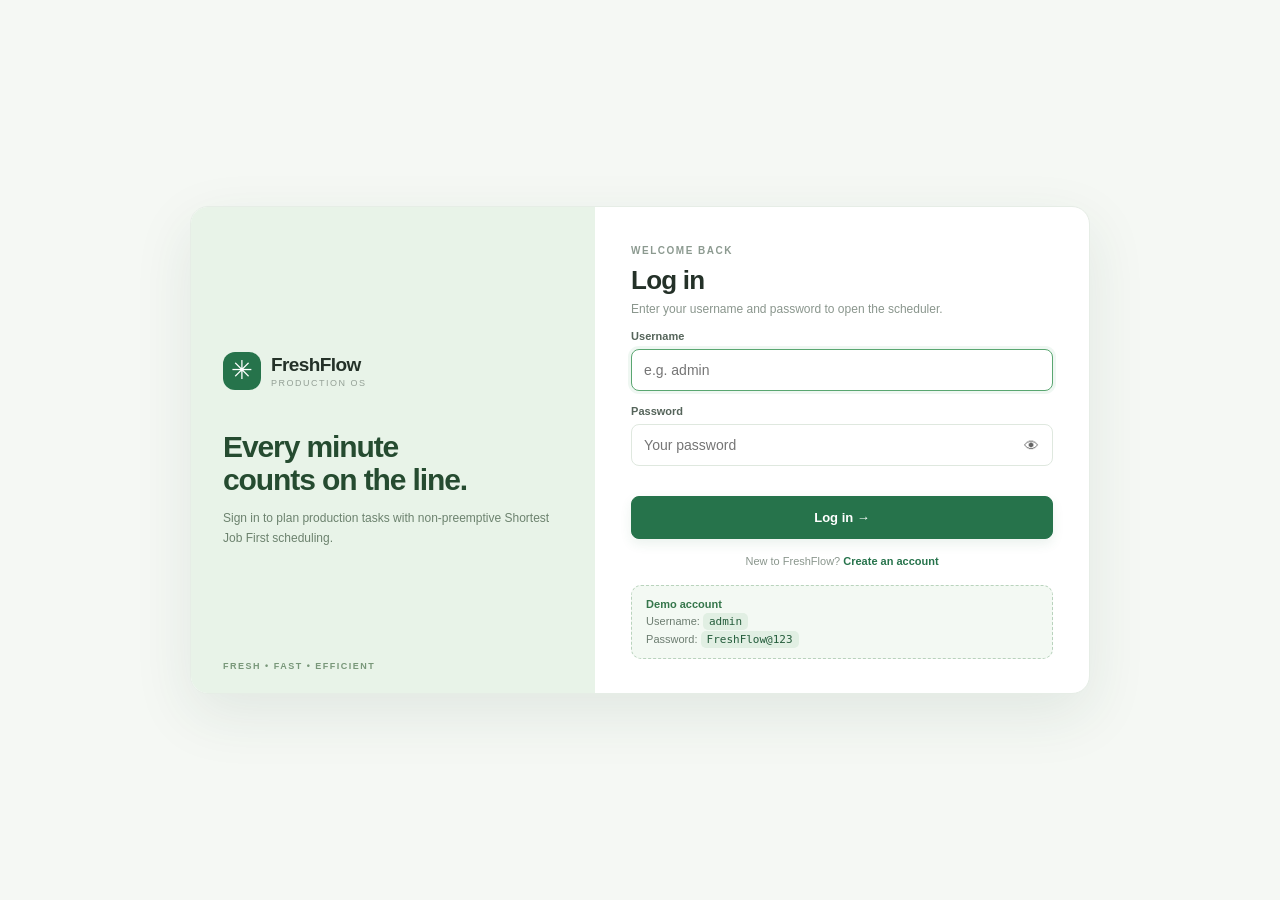
<file: index.html>
<!DOCTYPE html>
<html lang="en">
<head>
<meta charset="UTF-8"><meta name="viewport" content="width=device-width, initial-scale=1.0">
<title>FreshFlow | Food Production Scheduler</title><link rel="stylesheet" href="style.css">
<script>
/* Login guard: only logged-in users may see the dashboard */
(function(){var s=null;try{s=JSON.parse(sessionStorage.getItem('ff_session'))}catch(e){}
if(!s){try{if(window.name.indexOf('ff_session:')===0)s=JSON.parse(window.name.slice(11))}catch(e){}}
if(!s||!s.username){location.replace('login.html');return}window.ffUser=s})();
</script>
</head>
<body>
<div class="app">
<aside class="sidebar"><div class="brand"><span class="brand-icon">✳</span><div><b>FreshFlow</b><small>PRODUCTION OS</small></div></div>
<p class="side-label">WORKSPACE</p>
<button class="nav active" data-view="overview">▦ &nbsp; Overview</button><button class="nav" data-view="tasks">☷ &nbsp; Production tasks</button><button class="nav" data-view="schedule">◷ &nbsp; SJF schedule</button><button class="nav" data-view="reports">▤ &nbsp; Reports & export</button>
<div class="side-bottom"><div class="online"><i></i><div><b>Scheduler online</b><small id="modeLabel">Non-preemptive SJF</small></div></div><div class="user"><span id="userInit">FF</span><div><b id="userName">Production Manager</b><small id="userSub">Food processing unit</small></div></div><button class="logout" id="logout">⎋ &nbsp;Log out</button></div></aside>
<main class="main"><header class="topbar"><div>Workspace <span>/</span> <b id="crumb">Overview</b></div><div class="top-right"><span class="live"><i></i> Live workspace</span><button id="theme">◐</button></div></header>
<section class="heading"><div><small class="eyebrow">FOOD PROCESSING & PACKAGING</small><h1 id="title">Production overview<span>.</span></h1><p>Plan smarter, process faster, and keep every production task moving.</p></div><button class="primary" id="addTop">＋ Add production task</button></section>
<section class="view" id="overview">
<div class="hero"><div class="hero-copy"><span class="hero-tag">✦ &nbsp; SMART SCHEDULING</span><h2>Every minute<br>counts on the line.</h2><p>Use Shortest Job First to process shorter jobs first, reduce waiting time, and keep your packaging line efficient.</p><button class="hero-button" id="runHero">Run SJF scheduler &nbsp; →</button></div><div class="illustration"><div class="sun"></div><div class="fruit f1">●</div><div class="fruit f2">●</div><div class="fruit f3">●</div><div class="belt"><span>✓</span><span>FF</span></div><small>FRESH • FAST • EFFICIENT</small></div></div>
<div class="stats"><article><label>Total production tasks</label><strong id="total">6</strong><small>Jobs registered</small></article><article><label>Average waiting time</label><strong><span id="avgWait">15.5</span> <em>ms</em></strong><small>Lower is better</small></article><article><label>Average turnaround</label><strong><span id="avgTurn">24.7</span> <em>ms</em></strong><small>Waiting + processing</small></article><article><label>Total processing time</label><strong><span id="totalBurst">55</span> <em>ms</em></strong><small>Across all tasks</small></article></div>
<div class="columns"><article class="panel"><div class="panel-head"><div><h3>Optimized production queue</h3><p>Tasks in SJF execution order</p></div><button class="link" data-goto="schedule">View schedule ↗</button></div><div id="queue"></div></article><article class="panel insight"><div class="panel-head"><div><h3>Scheduler insights</h3><p>Quick operational summary</p></div><b class="spark">✦</b></div><div class="insight-box"><small id="insSmall">SJF METHOD</small><h3 id="insTitle">Shortest job first</h3><p id="insText">Whenever the line is free, the scheduler looks at the tasks that have already arrived and runs the one with the shortest burst time. A running task is never interrupted.</p></div><div class="facts"><div>Scheduling type <b id="factType">Non-preemptive</b></div><div>Arrival time <b>Set per task</b></div><div>Priority rule <b>Lowest burst time</b></div><div>Tie-breaker <b>Earlier arrival</b></div></div></article></div>
</section>
<section class="view hidden" id="tasksView"><article class="panel"><div class="panel-head"><div><h3>Production task register</h3><p>Add, review, and remove tasks before scheduling.</p></div><button class="primary" id="addInline">＋ Add task</button></div><div class="table-wrap"><table><thead><tr><th>TASK ID</th><th>PRODUCTION TASK</th><th>CATEGORY</th><th>ARRIVAL TIME</th><th>BURST TIME</th><th>ACTION</th></tr></thead><tbody id="tasksTable"></tbody></table></div></article></section>
<section class="view hidden" id="scheduleView"><div class="schedule-banner"><div><small class="eyebrow">SJF EXECUTION PLAN</small><h2>Shortest tasks first.</h2><p id="schedDesc">Among arrived tasks, the shortest burst time runs next (non-preemptive).</p><div class="mode-switch" id="modeSwitch"><button type="button" class="on" data-mode="np">Non-preemptive SJF</button><button type="button" data-mode="p">Preemptive SJF (SRTF)</button></div></div><button class="primary" id="recalculate">↻ Recalculate schedule</button></div><article class="panel"><div class="panel-head"><div><h3>Production timeline</h3><p>Gantt chart · time in ms</p></div><span class="legend">● Processing &nbsp; ◌ Idle</span></div><div id="gantt" class="gantt"></div><div id="timeline" class="timeline"></div></article><article class="panel"><div class="panel-head"><div><h3>Execution details</h3><p>Waiting and turnaround time for every task</p></div></div><div class="table-wrap"><table><thead><tr><th>ORDER</th><th>TASK</th><th>ARRIVAL</th><th>BURST</th><th>START</th><th>WAITING</th><th>TURNAROUND</th><th>COMPLETION</th></tr></thead><tbody id="scheduleTable"></tbody></table></div></article></section>
<section class="view hidden" id="reportsView"><div class="report-heading"><small class="eyebrow">PRODUCTION ANALYTICS</small><h2>Reports & exports</h2><p>Download your current task register and SJF performance summary.</p></div><div class="report-grid"><article class="panel report-card"><span class="report-icon green">▤</span><h3>CSV task report</h3><p>Export task names, arrival and burst times, schedule order, waiting times, and turnaround times as a spreadsheet-friendly CSV.</p><button class="secondary" id="csv">↓ Download CSV</button></article><article class="panel report-card"><span class="report-icon orange">▧</span><h3>Print / save as PDF</h3><p>Generate a clean report with production metrics and scheduling results. Choose “Save as PDF” in the print dialog.</p><button class="secondary" id="print">↗ Generate PDF / Print</button></article><article class="panel report-card"><span class="report-icon purple">◷</span><h3>Performance summary</h3><p>Review the current performance of the production queue.</p><div class="mini-metrics"><span>Avg. wait <b id="reportWait">15.5 ms</b></span><span>Avg. turnaround <b id="reportTurn">24.7 ms</b></span></div></article></div><article class="panel note"><b>ⓘ &nbsp; About this report</b><p>This educational project demonstrates non-preemptive SJF scheduling. Each task has an arrival time; when the line becomes free, the arrived task with the lowest burst time runs to completion. Waiting time = start − arrival, and turnaround time = completion − arrival.</p></article></section>
<footer><span>FreshFlow · SJF Production Scheduler</span><span>Built for smarter food production ✳</span></footer></main></div>
<div class="backdrop hidden" id="modal"><form class="modal" id="taskForm"><div class="modal-head"><div><small class="eyebrow">PRODUCTION REGISTER</small><h2>Add a task</h2></div><button type="button" id="close" class="close">×</button></div><label>Task name</label><input id="taskName" required maxlength="55" placeholder="e.g. Bottle sealing"><label>Production category</label><select id="category"><option>Preparation</option><option>Processing</option><option>Quality control</option><option>Packaging</option><option>Labeling</option></select><label>Arrival time <span>(ms)</span></label><input id="arrival" type="number" min="0" max="9999" value="0" required placeholder="e.g. 0"><label>Burst time <span>(ms)</span></label><input id="burst" type="number" min="1" max="9999" required placeholder="e.g. 12"><div class="modal-actions"><button type="button" class="secondary" id="cancel">Cancel</button><button class="primary" type="submit">Add task →</button></div></form></div><div class="toast" id="toast"></div><script src="script.js"></script></body></html>
</file>
<file: style.css>
:root{--bg:#f5f8f4;--surface:#fff;--text:#243128;--muted:#87948a;--line:#e6ede6;--green:#26734b;--pale:#e8f4e9;--shadow:0 10px 30px #254d3010}*{box-sizing:border-box}body{margin:0;background:var(--bg);font:14px 'DM Sans',Arial,sans-serif;color:var(--text)}button,input,select{font:inherit}button{cursor:pointer;transition:.18s}button:active{transform:scale(.98)}.app{display:flex;min-height:100vh}.sidebar{width:235px;flex-shrink:0;background:#fff;border-right:1px solid var(--line);padding:26px 16px;display:flex;flex-direction:column}.brand{display:flex;gap:10px;align-items:center;padding:0 8px 36px}.brand-icon{display:grid;place-items:center;width:38px;height:38px;background:var(--green);color:white;border-radius:12px;font-size:26px}.brand b{display:block;font-size:19px;letter-spacing:-.6px}.brand small{display:block;font-size:9px;letter-spacing:1.5px;color:#94a096;margin-top:2px}.side-label,.eyebrow{font-size:10px;letter-spacing:1.5px;font-weight:800;color:#8c9a90}.side-label{padding:0 12px 12px}.nav{display:block;width:100%;border:0;background:transparent;text-align:left;padding:13px 14px;border-radius:9px;color:#748178;font-weight:600;margin-bottom:5px}.nav.active{background:var(--pale);color:#216a43}.side-bottom{margin-top:auto}.online{display:flex;gap:10px;align-items:center;padding:12px;border:1px solid #edf2ed;border-radius:11px;background:#f8faf8;margin-bottom:17px}.online i,.live i{width:7px;height:7px;background:#39ad6b;border-radius:50%;display:inline-block}.online b,.user b{font-size:11px;display:block}.online small,.user small{display:block;font-size:10px;color:#91a096;margin-top:4px}.user{display:flex;gap:10px;align-items:center;padding:0 5px}.user>span{display:grid;place-items:center;width:34px;height:34px;border-radius:10px;background:#dcefe1;color:#246c45;font-size:11px;font-weight:800}.main{flex:1;min-width:0;padding:0 34px;max-width:1700px;margin:auto}.topbar{height:70px;border-bottom:1px solid var(--line);display:flex;align-items:center;justify-content:space-between;font-size:12px;color:#8b978e}.topbar span{padding:0 9px;color:#c3ccc4}.topbar b{color:#35453a}.top-right{display:flex;gap:12px;align-items:center}.live{border:1px solid var(--line);border-radius:20px;background:#fff;padding:9px 12px;color:#6e7d72}.live i{padding:0;width:6px;height:6px;margin-right:7px}#theme{width:34px;height:34px;border:1px solid var(--line);border-radius:9px;background:#fff;color:#56705d;font-size:18px}.heading{display:flex;align-items:center;justify-content:space-between;padding:28px 0 22px}.heading h1{font-size:29px;letter-spacing:-1px;margin:8px 0;font-weight:800}.heading h1 span{color:#4da66a}.heading p,.schedule-banner p,.report-heading p{font-size:12px;color:#8a968d;margin:0}.primary{background:var(--green);border:1px solid var(--green);border-radius:8px;color:#fff;padding:12px 15px;font-size:12px;font-weight:700;box-shadow:0 5px 12px #26734b18}.primary:hover{background:#185537}.hero{display:grid;grid-template-columns:1fr .8fr;min-height:250px;background:#e8f3e8;border-radius:16px;overflow:hidden}.hero-copy{padding:27px 30px}.hero-tag{display:inline-block;background:#d8ead9;color:#3b7a4b;padding:7px 10px;border-radius:20px;font-size:9px;font-weight:800;letter-spacing:1px}.hero h2{font-size:32px;line-height:1.1;letter-spacing:-1.2px;color:#254b30;margin:14px 0 10px}.hero p{font-size:12px;line-height:1.7;color:#6c826e;max-width:390px;margin:0 0 16px}.hero-button{background:#254d32;border:0;color:#fff;padding:11px 14px;border-radius:8px;font-size:11px;font-weight:700}.illustration{position:relative;overflow:hidden;background:linear-gradient(135deg,#d9eedc,#f6f0d8)}.illustration .sun{position:absolute;right:50px;top:18px;width:145px;height:145px;border-radius:50%;background:#f8d986}.fruit{position:absolute;border-radius:50%;display:grid;place-items:center;color:#ffffff66;font-size:32px;box-shadow:inset -10px -10px 18px #0001}.f1{width:72px;height:72px;background:#e86a4d;right:130px;top:67px}.f2{width:60px;height:60px;background:#e6bd4e;right:62px;top:103px}.f3{width:48px;height:48px;background:#7eaa5a;right:195px;top:117px}.belt{position:absolute;bottom:35px;left:0;right:0;height:45px;transform:skewY(-7deg);border-top:5px solid #8eaa91;border-bottom:5px solid #8eaa91;background:repeating-linear-gradient(90deg,#8fa991 0 20px,#b9cdb6 20px 40px);display:flex;gap:55px;padding-left:25%;align-items:center}.belt span{background:#f6f2df;border:2px solid #d5d8bf;width:40px;height:35px;display:grid;place-items:center;color:#39764a;font-weight:800;transform:skewY(7deg)}.illustration>small{position:absolute;top:14px;right:14px;font-size:8px;letter-spacing:1.4px;color:#789779;font-weight:800}.stats{display:grid;grid-template-columns:repeat(4,minmax(0,1fr));gap:14px;margin:17px 0}.stats article,.panel{background:var(--surface);border:1px solid var(--line);border-radius:12px;box-shadow:var(--shadow)}.stats article{padding:17px}.stats label{display:block;color:#78857b;font-size:11px}.stats strong{display:block;font-size:28px;letter-spacing:-1px;margin:12px 0 5px}.stats em{font-size:11px;font-style:normal;font-weight:500;letter-spacing:0;color:#89968d}.stats article>small{font-size:10px;color:#9aa49c}.columns{display:grid;grid-template-columns:1.3fr .7fr;gap:15px;margin-bottom:23px}.panel{padding:19px;margin-bottom:16px;min-width:0}.panel-head{display:flex;justify-content:space-between;align-items:center;gap:12px;margin-bottom:17px}.panel-head h3{font-size:14px;margin:0 0 5px;letter-spacing:-.3px}.panel-head p{font-size:11px;color:#909b92;margin:0}.link{background:transparent;border:0;color:#398052;font-size:11px;font-weight:700;white-space:nowrap}.queue-row{display:grid;grid-template-columns:28px minmax(0,1fr) 80px 45px;gap:10px;align-items:center;padding:11px 0;border-bottom:1px solid #eff3ef}.queue-row:last-child{border:0}.order{display:grid;place-items:center;width:27px;height:27px;border-radius:8px;background:#edf6ee;color:#398153;font-size:10px;font-weight:800}.task-name{font-size:11px;font-weight:700;overflow:hidden;text-overflow:ellipsis;white-space:nowrap}.task-category{font-size:10px;color:#98a199;margin-top:4px}.bar-track{height:6px;border-radius:5px;background:#eef2ee;overflow:hidden}.bar-fill{height:100%;background:#72b982;border-radius:5px}.queue-time{text-align:right;font-size:10px;color:#6f7c72;font-weight:700}.insight{background:#fcfdfb}.spark{color:#4c9b64;font-size:20px}.insight-box{background:#eff7ef;border-radius:10px;padding:15px;margin-bottom:12px}.insight-box small{font-size:9px;letter-spacing:1px;color:#6c9a73;font-weight:800}.insight-box h3{font-size:15px;margin:8px 0}.insight-box p{font-size:11px;line-height:1.7;color:#7b8d7d;margin:0}.facts div{display:flex;justify-content:space-between;padding:10px 0;border-bottom:1px solid #edf1ed;font-size:10px;color:#8b978e}.facts div:last-child{border:0}.facts b{color:#526357;font-size:10px}.hidden{display:none!important}.view{animation:fade .2s ease}@keyframes fade{from{opacity:.3;transform:translateY(4px)}to{opacity:1;transform:none}}.table-wrap{overflow-x:auto}table{width:100%;border-collapse:collapse;white-space:nowrap}th{text-align:left;background:#f8faf8;color:#8b978f;font-size:10px;padding:12px;font-weight:700}td{font-size:11px;color:#56645a;padding:14px 12px;border-bottom:1px solid #eff2ef}tbody tr:last-child td{border:0}.id-pill{background:#edf6ee;color:#35764b;border-radius:6px;padding:5px 7px;font-size:10px;font-weight:800}.cat-pill{background:#f2f5f1;color:#7b897e;border-radius:20px;padding:5px 8px;font-size:10px}.delete{border:0;background:#fff0ed;color:#c76b58;border-radius:7px;padding:6px 9px;font-size:10px}.schedule-banner{display:flex;align-items:center;justify-content:space-between;gap:18px;background:#eaf4e9;border-radius:13px;padding:22px 24px;margin-bottom:16px}.schedule-banner h2,.report-heading h2{font-size:25px;letter-spacing:-.8px;margin:7px 0}.legend{font-size:10px;color:#859188}.legend:first-letter{color:#57a871}.gantt{display:flex;gap:5px;min-height:92px;align-items:stretch;padding:12px 0 0}.gantt-block{min-width:0;border-radius:8px;background:#dff0e2;border:1px solid #cae6cf;display:flex;flex-direction:column;justify-content:center;padding:9px 7px;overflow:hidden;color:#285d3a}.gantt-block:nth-child(3n+2){background:#e7f1df}.gantt-block:nth-child(3n){background:#dceeea}.gantt-block b{font-size:10px;overflow:hidden;text-overflow:ellipsis;white-space:nowrap}.gantt-block span{font-size:9px;margin-top:6px}.gantt-block.gantt-idle,.gantt-block.gantt-idle:nth-child(n){background:transparent;border:1px dashed #c3ccc4;color:#9aa49c}.timeline{display:flex;justify-content:space-between;color:#9aa49c;font-size:9px;border-top:1px dashed #dce4dc;margin-top:11px;padding-top:10px}.report-heading{margin:10px 0 20px}.report-heading h2{font-size:28px}.report-grid{display:grid;grid-template-columns:repeat(3,minmax(0,1fr));gap:14px}.report-card{padding:21px}.report-icon{display:grid;place-items:center;width:40px;height:40px;border-radius:10px;font-size:20px;margin-bottom:17px}.green{background:#e3f4e7;color:#398453}.orange{background:#fff0e7;color:#d88753}.purple{background:#f0eaff;color:#886ed2}.report-card h3{font-size:15px;margin:0 0 9px}.report-card p{font-size:11px;line-height:1.8;color:#859188;min-height:82px;margin:0 0 17px}.secondary{background:#fff;border:1px solid #dce6dc;color:#42664b;border-radius:8px;padding:10px 13px;font-size:11px;font-weight:700}.secondary:hover{background:#f3f8f3}.mini-metrics{display:flex;flex-direction:column;gap:10px;font-size:10px;color:#8b978e}.mini-metrics span{display:flex;justify-content:space-between}.mini-metrics b{color:#42664b}.note{margin-top:16px;font-size:11px}.note p{color:#87938a;line-height:1.7;margin-bottom:0}footer{display:flex;justify-content:space-between;padding:19px 0 23px;border-top:1px solid var(--line);font-size:10px;color:#9aa49c}.backdrop{position:fixed;inset:0;background:#17281e80;display:grid;place-items:center;padding:18px;z-index:20;backdrop-filter:blur(4px)}.modal{width:min(100%,430px);background:#fff;border-radius:16px;padding:25px;box-shadow:0 20px 80px #152b1b35}.modal-head{display:flex;justify-content:space-between;align-items:flex-start;margin-bottom:20px}.modal-head h2{font-size:23px;margin:6px 0}.close{height:31px;width:31px;border:0;background:#f1f5f1;border-radius:9px;font-size:22px;color:#6c7c70}.modal label{display:block;font-size:11px;font-weight:700;color:#55645a;margin:14px 0 7px}.modal label span{font-weight:400;color:#9aa49c}.modal input,.modal select{width:100%;border:1px solid #dfe8df;border-radius:8px;padding:12px;color:#35483a;background:#fff;outline:none}.modal input:focus,.modal select:focus{border-color:#5aa671;box-shadow:0 0 0 3px #5aa67118}.modal-actions{display:flex;justify-content:flex-end;gap:9px;margin-top:22px}.toast{position:fixed;bottom:24px;right:24px;background:#234d32;color:white;border-radius:9px;padding:13px 17px;font-size:12px;box-shadow:0 10px 30px #173c2540;opacity:0;transform:translateY(10px);transition:.25s;pointer-events:none;z-index:30}.toast.show{opacity:1;transform:none}body.dark{--bg:#141d17;--surface:#1c2820;--text:#e4eee6;--line:#2c3a30;--shadow:0 10px 30px #0002}body.dark .sidebar,body.dark .live,body.dark #theme,body.dark .secondary{background:#1c2820;color:#e4eee6}body.dark .nav.active,body.dark .online,body.dark th{background:#26392b}body.dark .hero,body.dark .schedule-banner{background:#243a29}body.dark .hero h2,body.dark .schedule-banner h2{color:#d9eddb}body.dark .hero p,body.dark td{color:#a7b9aa}body.dark .insight,body.dark .note{background:#1c2820}body.dark .insight-box{background:#26392b}body.dark .gantt-block{color:#d7efdb;background:#2c4932;border-color:#395b40}body.dark .gantt-block.gantt-idle,body.dark .gantt-block.gantt-idle:nth-child(n){background:transparent;border:1px dashed #3a4a3c;color:#7f8f82}body.dark .modal{background:#1c2820;color:#e4eee6}body.dark .modal input,body.dark .modal select{background:#26342a;color:#e4eee6;border-color:#3a4a3c}body.dark .cat-pill{background:#2b392e;color:#b2c2b4}@media(max-width:1100px){.main{padding:0 22px}.sidebar{width:205px}.stats{grid-template-columns:repeat(2,1fr)}.columns{grid-template-columns:1fr}.report-grid{grid-template-columns:1fr 1fr}.report-card:last-child{grid-column:span 2}}@media(max-width:700px){.sidebar{width:60px;padding:20px 7px}.brand{padding:0 4px 30px}.brand>div:last-child,.side-label{display:none}.nav{font-size:0;text-align:center;padding:13px 0}.nav:first-letter{font-size:18px}.side-bottom .online,.user>div{display:none}.user{justify-content:center}.main{padding:0 13px}.topbar{height:60px}.live{display:none}.heading{align-items:flex-start;flex-direction:column;gap:12px;padding:22px 0 17px}.heading h1{font-size:25px}.hero{grid-template-columns:1fr}.hero-copy{padding:22px}.hero h2{font-size:28px}.illustration{min-height:145px}.stats{gap:9px}.stats article{padding:13px}.stats label{font-size:10px}.stats strong{font-size:24px}.panel{padding:14px}.report-grid{grid-template-columns:1fr}.report-card:last-child{grid-column:auto}.report-card p{min-height:0}.schedule-banner{align-items:flex-start;flex-direction:column;padding:18px}.gantt{min-height:76px}.gantt-block{padding:5px 4px}.gantt-block b{font-size:8px}.gantt-block span{font-size:8px}footer{gap:10px;flex-direction:column}.queue-row{grid-template-columns:27px minmax(0,1fr) 48px 40px;gap:7px}}
/* ---------- Login / Sign up ---------- */
.auth{min-height:100vh;display:grid;place-items:center;padding:24px;background:var(--bg)}
.auth-card{display:grid;grid-template-columns:.9fr 1.1fr;width:min(100%,900px);background:var(--surface);border:1px solid var(--line);border-radius:18px;box-shadow:0 20px 60px #254d3018;overflow:hidden}
.auth-side{background:#e8f3e8;padding:34px 32px;display:flex;flex-direction:column;justify-content:center;position:relative;min-height:480px}
.auth-side .brand{padding:0 0 40px}
.auth-side h2{font-size:30px;line-height:1.1;letter-spacing:-1.1px;color:#254b30;margin:0 0 12px}
.auth-side p{font-size:12px;line-height:1.7;color:#6c826e;margin:0}
.auth-tag{position:absolute;bottom:22px;left:32px;font-size:9px;letter-spacing:1.5px;font-weight:800;color:#789779}
.auth-main{padding:34px 36px;display:flex;align-items:center}
.auth-form{width:100%}
.auth-form h2{font-size:26px;letter-spacing:-.8px;margin:8px 0 6px}
.auth-sub{font-size:12px;color:#8a968d;margin:0 0 8px}
.auth-form label{display:block;font-size:11px;font-weight:700;color:#55645a;margin:14px 0 7px}
.auth-form label span{font-weight:400;color:#9aa49c}
.auth-form input{width:100%;border:1px solid #dfe8df;border-radius:8px;padding:12px;color:#35483a;background:#fff;outline:none}
.auth-form input:focus{border-color:#5aa671;box-shadow:0 0 0 3px #5aa67118}
.pass-wrap{position:relative}
.pass-wrap input{padding-right:44px}
.eye{position:absolute;right:6px;top:50%;transform:translateY(-50%);border:0;background:transparent;font-size:15px;padding:6px 8px;opacity:.6}
.eye:hover{opacity:1}
.auth-error{min-height:18px;margin-top:12px;font-size:11px;color:#c0503b;font-weight:600}
.auth-error.ok{color:#2c8a55}
.auth-btn{width:100%;padding:13px;font-size:13px}
.auth-switch{text-align:center;font-size:11px;color:#8a968d;margin:16px 0 0}
.auth-switch a{color:#26734b;font-weight:700;text-decoration:none}
.demo-box{display:flex;flex-direction:column;gap:5px;margin-top:18px;padding:12px 14px;border:1px dashed #b9d3bd;border-radius:10px;background:#f3f9f3;font-size:11px;color:#6c7c70}
.demo-box b{color:#35764b;font-size:11px}
.demo-box code{background:#e1efe3;color:#245c3b;padding:2px 6px;border-radius:5px;font-size:11px}
.logout{display:block;width:100%;margin-top:14px;border:1px solid var(--line);background:transparent;color:#748178;border-radius:9px;padding:10px;font-size:11px;font-weight:700}
.logout:hover{background:#fff0ed;color:#c0503b;border-color:#f3cfc7}
body.dark .auth-card{background:#1c2820}
body.dark .auth-side{background:#243a29}
body.dark .auth-side h2{color:#d9eddb}
body.dark .auth-side p{color:#a7b9aa}
body.dark .auth-form input{background:#26342a;color:#e4eee6;border-color:#3a4a3c}
body.dark .demo-box{background:#26392b;border-color:#3a5a42;color:#a7b9aa}
body.dark .demo-box code{background:#1c2820;color:#bfe3c8}
body.dark .logout{color:#a7b9aa}
@media(max-width:760px){.auth-card{grid-template-columns:1fr}.auth-side{min-height:0;padding:24px}.auth-side .brand{padding-bottom:20px}.auth-side h2{font-size:24px}.auth-tag{display:none}.auth-main{padding:24px 22px}}
@media(max-width:700px){.logout{font-size:0;padding:8px 0}.logout:first-letter{font-size:16px}}

/* ---------- Scheduling mode switch ---------- */
.mode-switch{display:inline-flex;gap:4px;margin-top:14px;padding:4px;background:#fff;border:1px solid #d6e6d8;border-radius:10px}
.mode-switch button{border:0;background:transparent;color:#6c7c70;font-size:11px;font-weight:700;padding:8px 12px;border-radius:7px}
.mode-switch button.on{background:var(--green);color:#fff}
body.dark .mode-switch{background:#1c2820;border-color:#2c3a30}
body.dark .mode-switch button{color:#a7b9aa}
body.dark .mode-switch button.on{background:#2f7d52;color:#fff}
@media(max-width:700px){.mode-switch{flex-direction:column;width:100%}}
</file>
